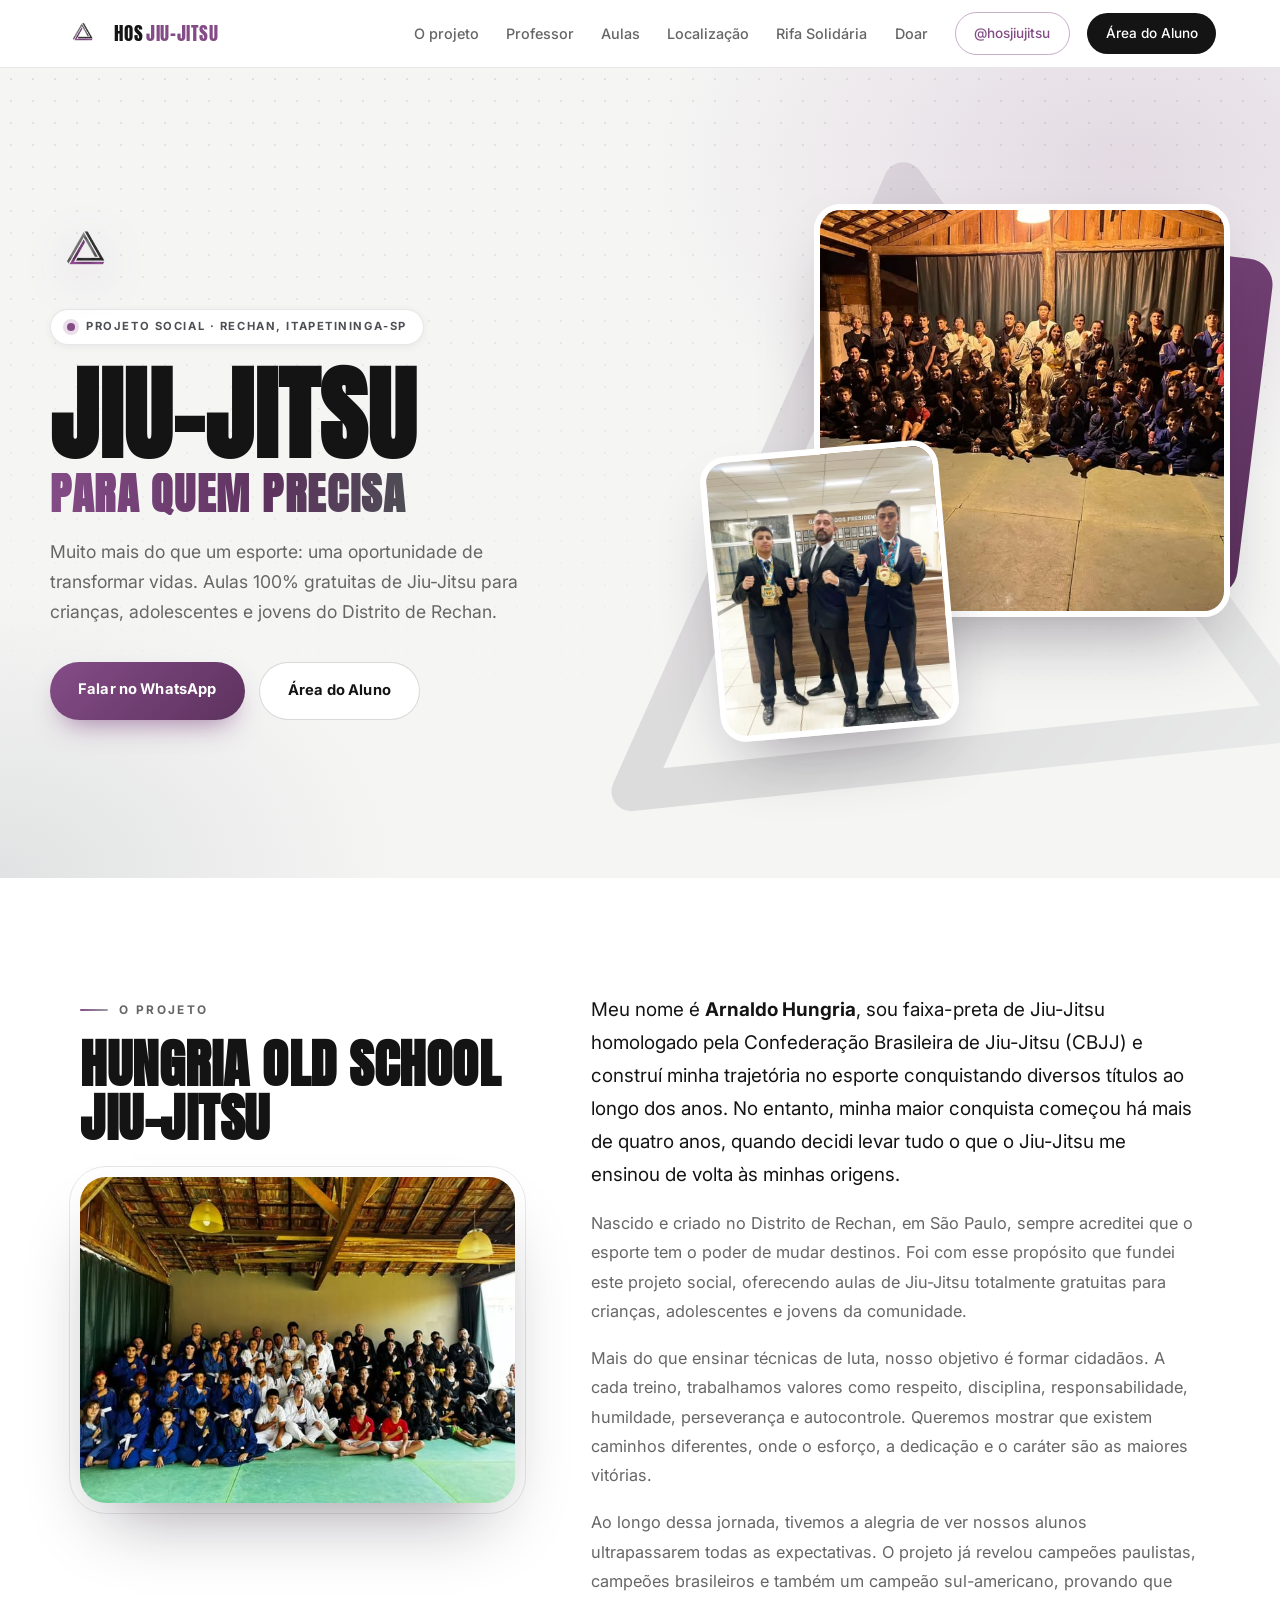
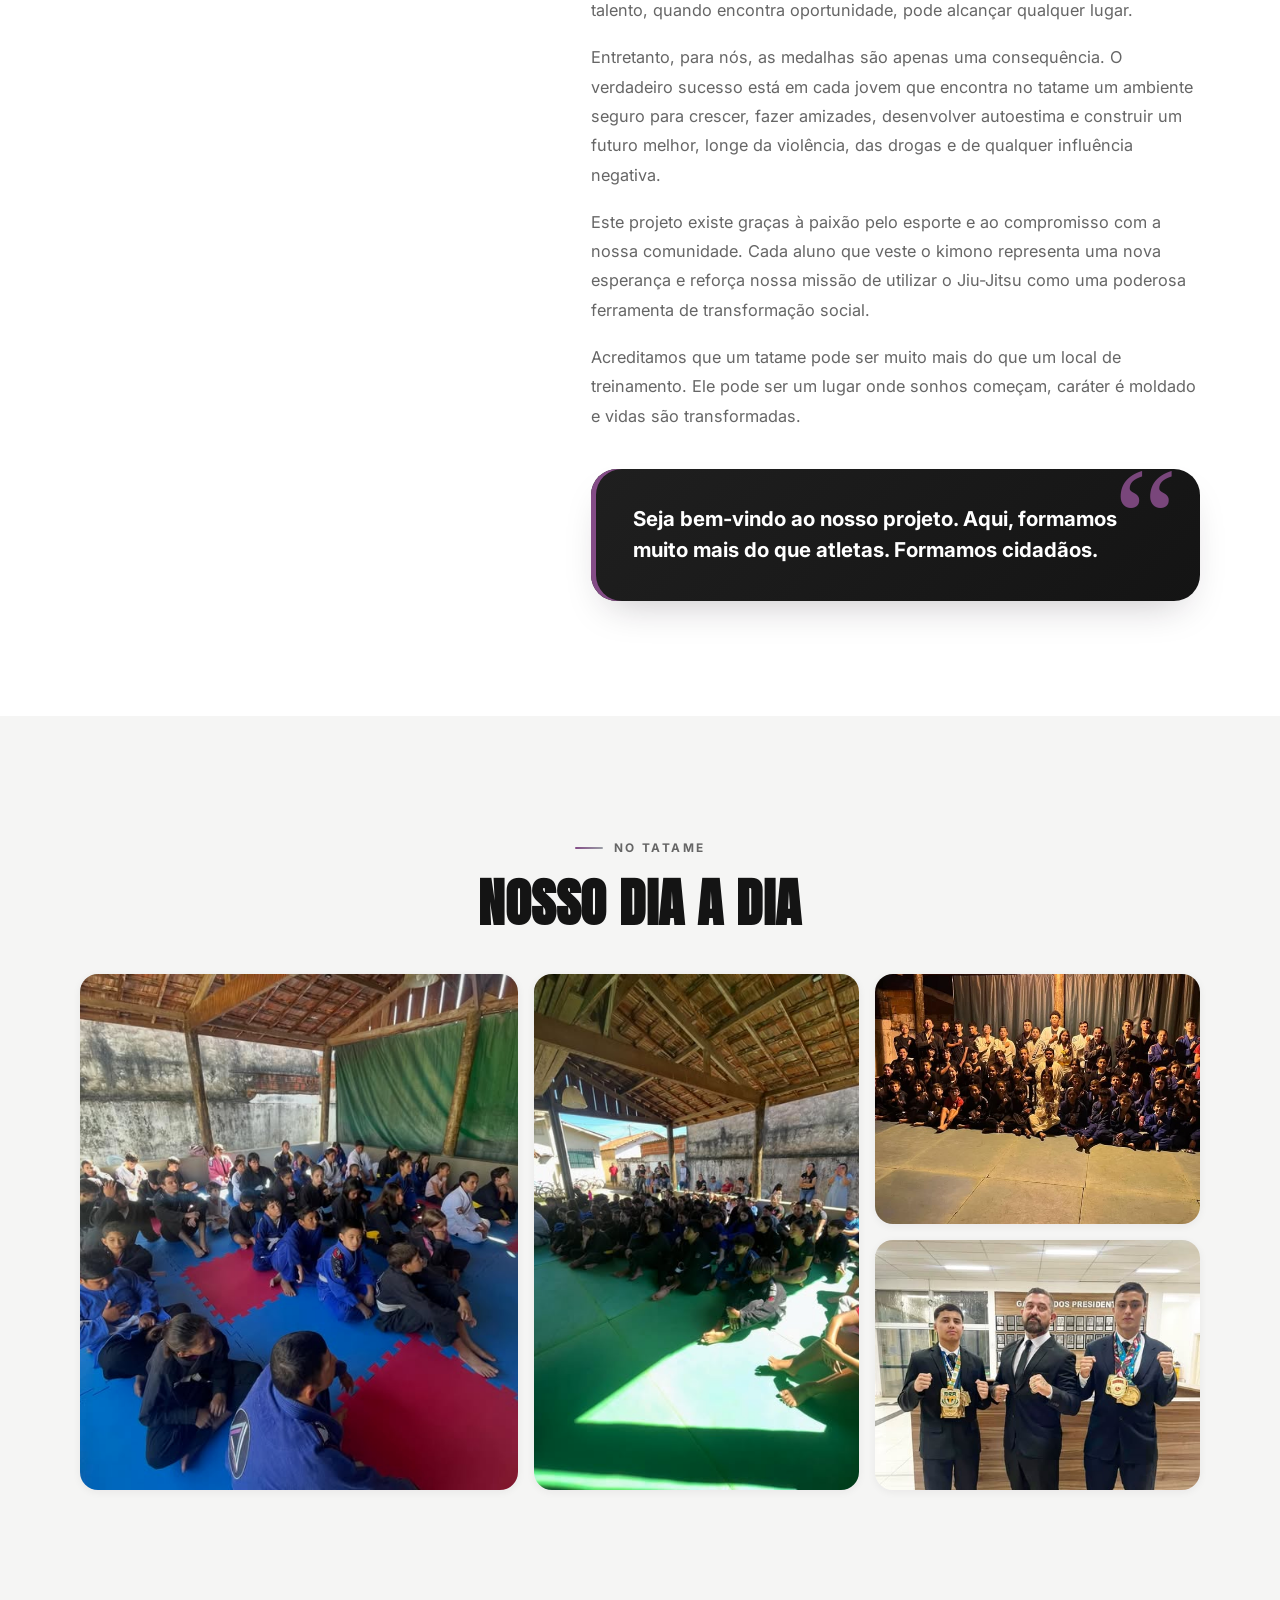
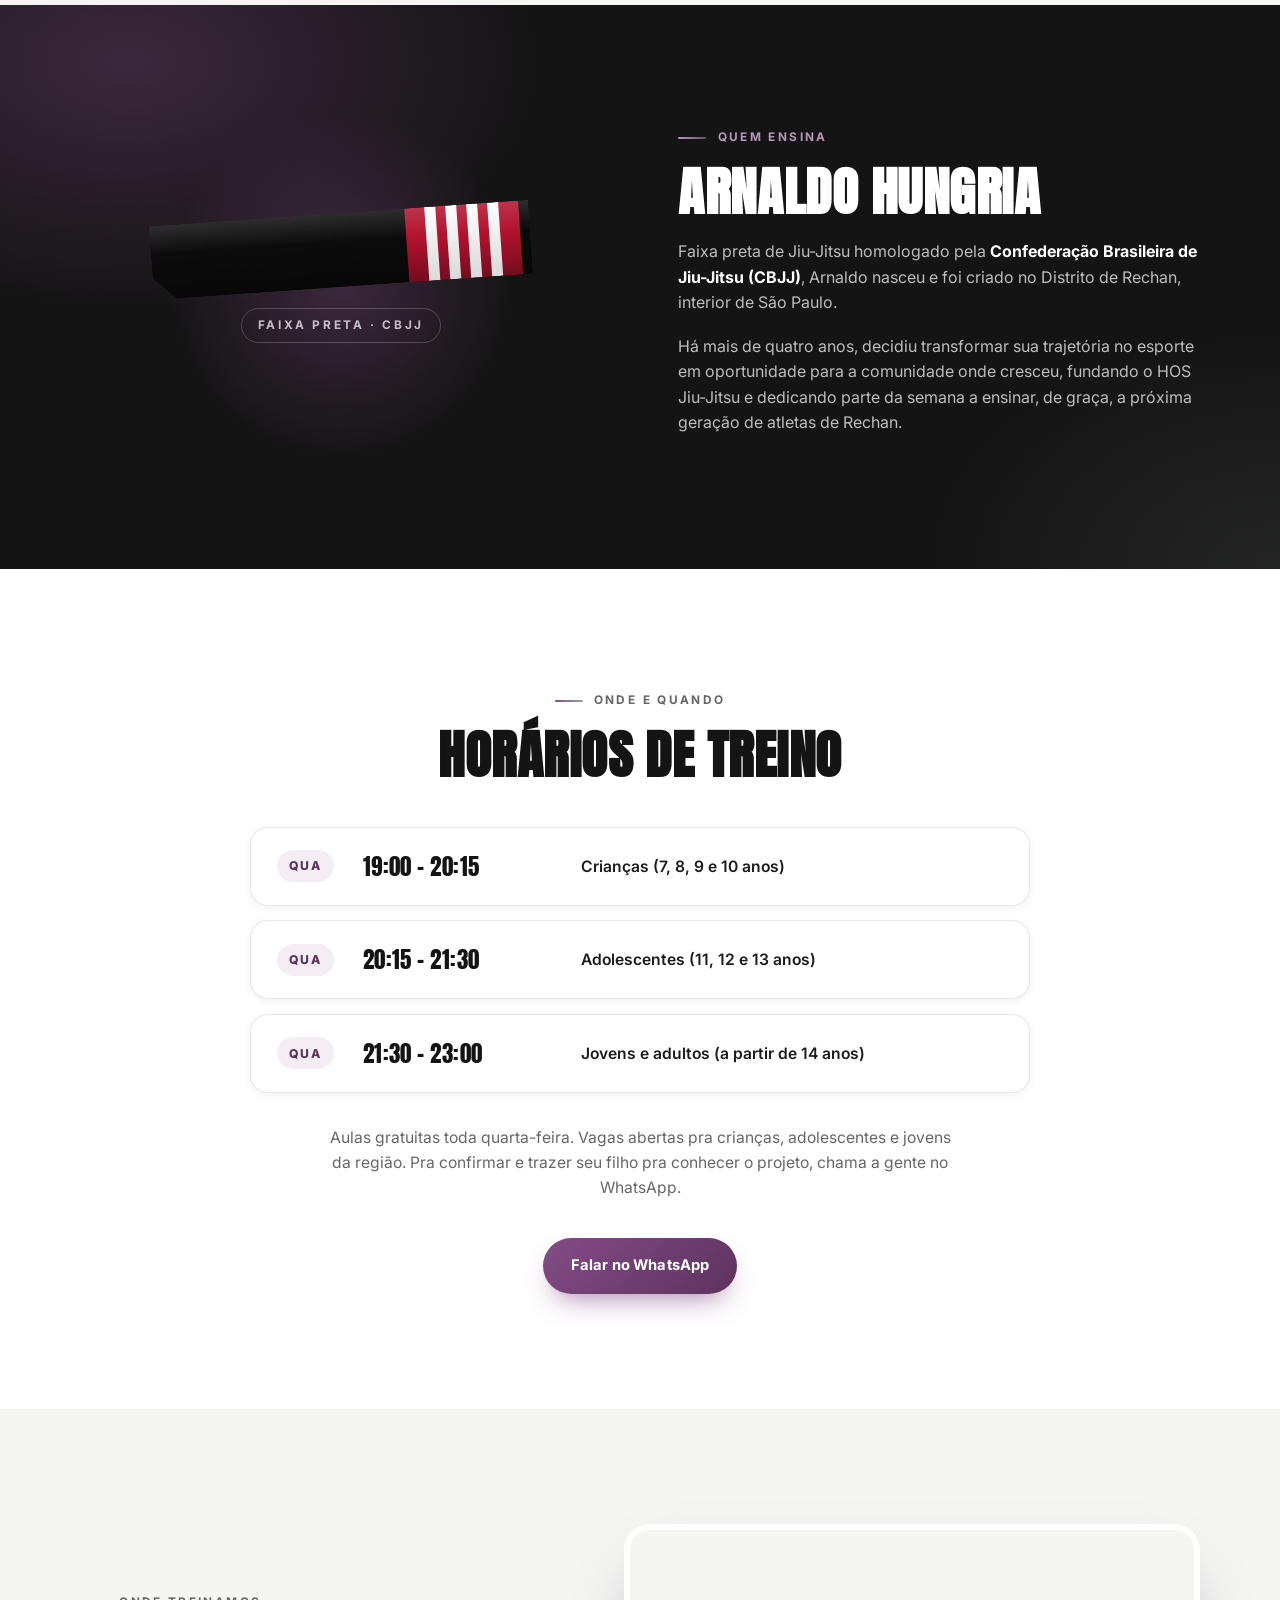
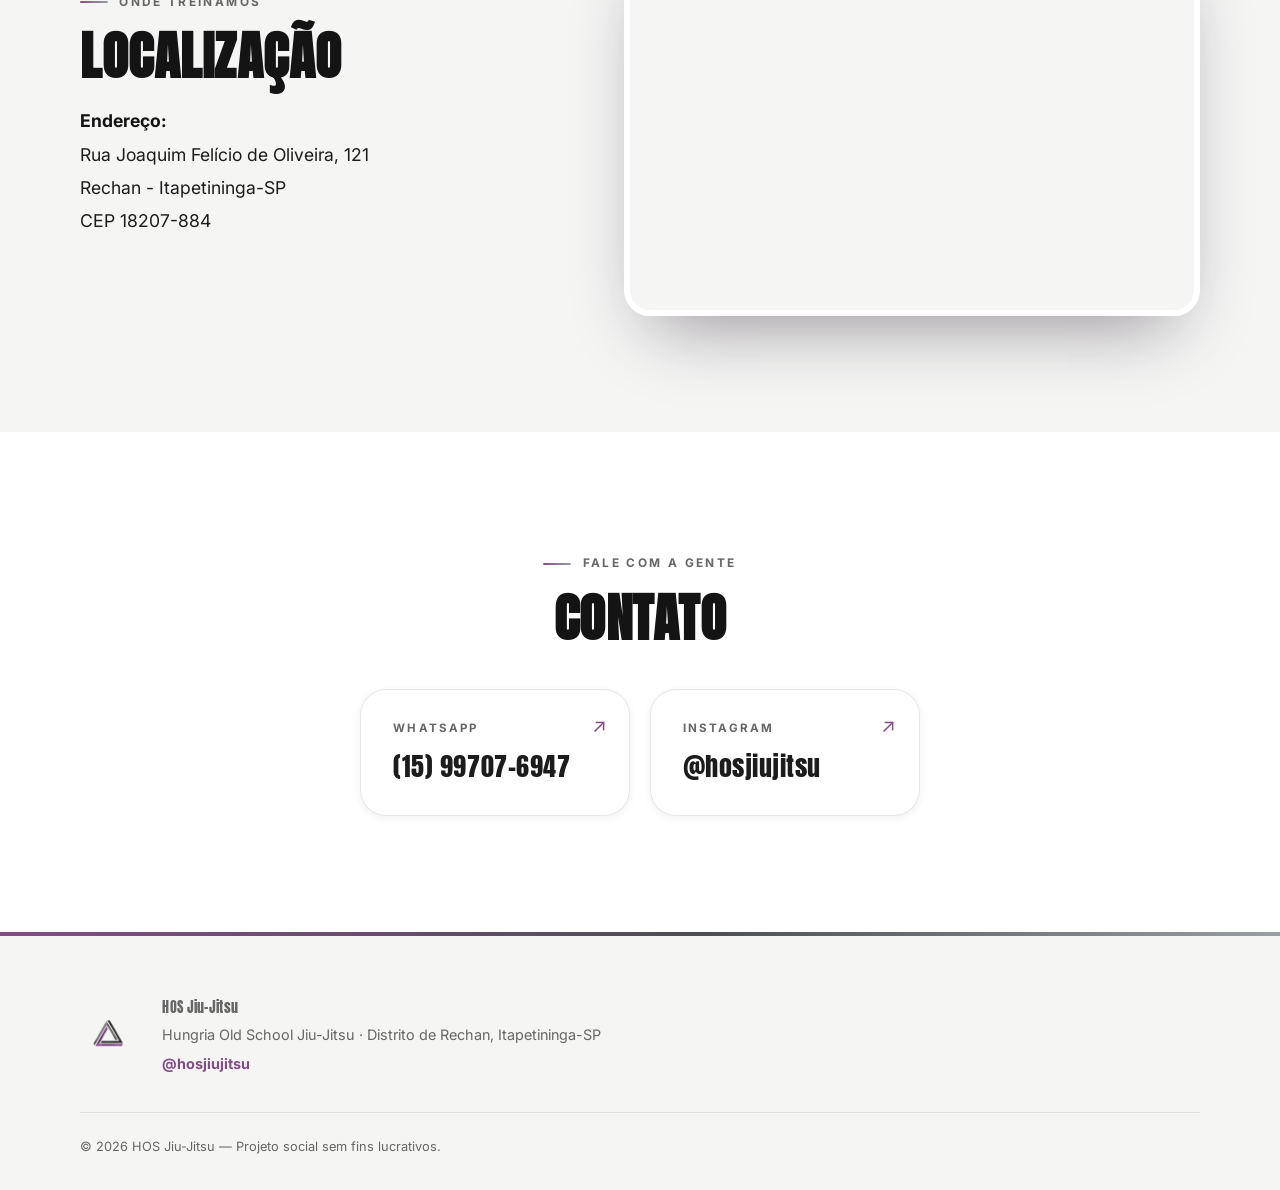
<file: index.html>
<!DOCTYPE html>
<html lang="pt-BR">
<head>
<meta charset="UTF-8">
<meta name="viewport" content="width=device-width, initial-scale=1.0">
<title>HOS Jiu-Jitsu — Hungria Old School | Rechan, Itapetininga-SP</title>
<meta name="description" content="Projeto social de Jiu-Jitsu gratuito para crianças, adolescentes e jovens no Distrito de Rechan, Itapetininga-SP. Aulas às quartas-feiras, com o faixa-preta Arnaldo Hungria.">

<link rel="icon" type="image/png" href="assets/logo.png">
<link rel="preconnect" href="https://fonts.googleapis.com">
<link rel="preconnect" href="https://fonts.gstatic.com" crossorigin>
<link href="https://fonts.googleapis.com/css2?family=Anton&family=Inter:wght@400;500;600;700;800&family=JetBrains+Mono:wght@400;500;700&display=swap" rel="stylesheet">
<link rel="stylesheet" href="style.css">
</head>
<body>

<header class="nav" id="nav">
  <div class="nav-inner">
    <a href="#topo" class="nav-brand">
      <img src="assets/logo.png" alt="HOS Jiu-Jitsu" class="nav-logo">
      <span class="nav-word">HOS<b>JIU-JITSU</b></span>
    </a>
    <nav class="nav-links" id="navLinks">
      <a href="#sobre">O projeto</a>
      <a href="#professor">Professor</a>
      <a href="#aulas">Aulas</a>
      <a href="#localizacao">Localização</a>
      <a href="rifa.html">Rifa Solidária</a>
      <a href="doar.html">Doar</a>
      <a href="https://instagram.com/hosjiujitsu" target="_blank" rel="noopener" class="nav-cta">@hosjiujitsu</a>
      <a href="app/login.html" class="nav-aluno">Área do Aluno</a>
    </nav>
    <button class="nav-toggle" id="navToggle" aria-label="Abrir menu">
      <span></span><span></span><span></span>
    </button>
  </div>
</header>

<main>

  <section class="hero" id="topo">
    <div class="hero-tri" aria-hidden="true">
      <svg viewBox="0 0 500 440" xmlns="http://www.w3.org/2000/svg">
        <path d="M250 30 L470 410 L30 410 Z" fill="none" stroke="url(#g1)" stroke-width="26" stroke-linejoin="round"/>
        <defs>
          <linearGradient id="g1" x1="0" y1="0" x2="1" y2="1">
            <stop offset="0%" stop-color="#844c87"/>
            <stop offset="55%" stop-color="#3a3a3f"/>
            <stop offset="100%" stop-color="#9a9ea5"/>
          </linearGradient>
        </defs>
      </svg>
    </div>

    <div class="hero-grid">
    <div class="hero-content">
      <img src="assets/logo.png" alt="Logo HOS Jiu-Jitsu" class="hero-logo">
      <p class="eyebrow">Projeto social &middot; Rechan, Itapetininga-SP</p>
      <h1>JIU-JITSU<br><span>PARA QUEM PRECISA</span></h1>
      <p class="hero-sub">Muito mais do que um esporte: uma oportunidade de transformar vidas. Aulas 100% gratuitas de Jiu-Jitsu para crianças, adolescentes e jovens do Distrito de Rechan.</p>
      <div class="hero-actions">
        <a href="https://wa.me/5515997076947" target="_blank" rel="noopener" class="btn btn-primary">Falar no WhatsApp</a>
        <a href="app/login.html" class="btn btn-ghost">Área do Aluno</a>
      </div>
    </div>

    <div class="hero-media" aria-hidden="true">
      <img src="assets/instagram/turma-04.webp" alt="" class="hero-foto hero-foto-a">
      <img src="assets/instagram/conquistas-01.webp" alt="" class="hero-foto hero-foto-b">
    </div>
    </div>
  </section>

  <section class="section manifesto" id="sobre">
    <div class="section-inner grid-2">
      <div class="section-head">
        <p class="eyebrow">O projeto</p>
        <h2>Hungria Old School<br>Jiu-Jitsu</h2>
        <img src="assets/instagram/turma-01.webp" alt="Turma do HOS Jiu-Jitsu reunida após o treino" class="manifesto-foto">
      </div>
      <div class="section-body">
        <p>Meu nome é <strong>Arnaldo Hungria</strong>, sou faixa-preta de Jiu-Jitsu homologado pela Confederação Brasileira de Jiu-Jitsu (CBJJ) e construí minha trajetória no esporte conquistando diversos títulos ao longo dos anos. No entanto, minha maior conquista começou há mais de quatro anos, quando decidi levar tudo o que o Jiu-Jitsu me ensinou de volta às minhas origens.</p>
        <p>Nascido e criado no Distrito de Rechan, em São Paulo, sempre acreditei que o esporte tem o poder de mudar destinos. Foi com esse propósito que fundei este projeto social, oferecendo aulas de Jiu-Jitsu totalmente gratuitas para crianças, adolescentes e jovens da comunidade.</p>
        <p>Mais do que ensinar técnicas de luta, nosso objetivo é formar cidadãos. A cada treino, trabalhamos valores como respeito, disciplina, responsabilidade, humildade, perseverança e autocontrole. Queremos mostrar que existem caminhos diferentes, onde o esforço, a dedicação e o caráter são as maiores vitórias.</p>
        <p>Ao longo dessa jornada, tivemos a alegria de ver nossos alunos ultrapassarem todas as expectativas. O projeto já revelou campeões paulistas, campeões brasileiros e também um campeão sul-americano, provando que talento, quando encontra oportunidade, pode alcançar qualquer lugar.</p>
        <p>Entretanto, para nós, as medalhas são apenas uma consequência. O verdadeiro sucesso está em cada jovem que encontra no tatame um ambiente seguro para crescer, fazer amizades, desenvolver autoestima e construir um futuro melhor, longe da violência, das drogas e de qualquer influência negativa.</p>
        <p>Este projeto existe graças à paixão pelo esporte e ao compromisso com a nossa comunidade. Cada aluno que veste o kimono representa uma nova esperança e reforça nossa missão de utilizar o Jiu-Jitsu como uma poderosa ferramenta de transformação social.</p>
        <p>Acreditamos que um tatame pode ser muito mais do que um local de treinamento. Ele pode ser um lugar onde sonhos começam, caráter é moldado e vidas são transformadas.</p>
        <div class="quote-block">
          <p>Seja bem-vindo ao nosso projeto. Aqui, formamos muito mais do que atletas. Formamos cidadãos.</p>
        </div>
      </div>
    </div>
  </section>

  <section id="galeria" class="section section-alt">
    <div class="section-inner">
      <div class="section-head center">
        <p class="eyebrow">No tatame</p>
        <h2>Nosso dia a dia</h2>
      </div>
      <div class="gallery-grid">
        <img src="assets/instagram/turma-02.jpg" alt="Turma do HOS Jiu-Jitsu sentada no tatame durante o treino">
        <img src="assets/instagram/turma-03.jpg" alt="Aula do HOS Jiu-Jitsu ao ar livre">
        <img src="assets/instagram/turma-04.webp" alt="Turma reunida durante treino noturno">
        <img src="assets/instagram/conquistas-01.webp" alt="Alunos do HOS Jiu-Jitsu com medalhas de campeonato">
      </div>
    </div>
  </section>

  <section class="section section-dark" id="professor">
    <div class="section-inner grid-2 reverse">
      <div class="belt-block">
        <div class="belt" aria-hidden="true">
          <span class="stripe"></span><span class="stripe"></span><span class="stripe"></span><span class="stripe"></span>
        </div>
        <p class="belt-label">FAIXA PRETA &middot; CBJJ</p>
      </div>
      <div>
        <p class="eyebrow">Quem ensina</p>
        <h2>Arnaldo Hungria</h2>
        <p>Faixa preta de Jiu-Jitsu homologado pela <strong>Confederação Brasileira de Jiu-Jitsu (CBJJ)</strong>, Arnaldo nasceu e foi criado no Distrito de Rechan, interior de São Paulo.</p>
        <p>Há mais de quatro anos, decidiu transformar sua trajetória no esporte em oportunidade para a comunidade onde cresceu, fundando o HOS Jiu-Jitsu e dedicando parte da semana a ensinar, de graça, a próxima geração de atletas de Rechan.</p>
      </div>
    </div>
  </section>

  <section class="section" id="aulas">
    <div class="section-inner">
      <div class="section-head center">
        <p class="eyebrow">Onde e quando</p>
        <h2>Horários de treino</h2>
      </div>
      <div class="schedule-card">
        <div class="schedule-row">
          <span class="schedule-day">QUA</span>
          <span class="schedule-time">19:00 – 20:15</span>
          <span class="schedule-place">Crianças (7, 8, 9 e 10 anos)</span>
        </div>
        <div class="schedule-row">
          <span class="schedule-day">QUA</span>
          <span class="schedule-time">20:15 – 21:30</span>
          <span class="schedule-place">Adolescentes (11, 12 e 13 anos)</span>
        </div>
        <div class="schedule-row">
          <span class="schedule-day">QUA</span>
          <span class="schedule-time">21:30 – 23:00</span>
          <span class="schedule-place">Jovens e adultos (a partir de 14 anos)</span>
        </div>
      </div>
      <p class="schedule-note">Aulas gratuitas toda quarta-feira. Vagas abertas pra crianças, adolescentes e jovens da região. Pra confirmar e trazer seu filho pra conhecer o projeto, chama a gente no WhatsApp.</p>
      <div class="hero-actions center">
        <a href="https://wa.me/5515997076947" target="_blank" rel="noopener" class="btn btn-primary">Falar no WhatsApp</a>
      </div>
    </div>
  </section>

  <section id="localizacao" class="section section-alt">
    <div class="section-inner location-inner">
      <div>
        <p class="eyebrow">Onde treinamos</p>
        <h2>Localização</h2>
        <p><strong>Endereço:</strong><br>
        Rua Joaquim Felício de Oliveira, 121<br>
        Rechan - Itapetininga-SP<br>
        CEP 18207-884</p>
      </div>
      <div class="map-wrap">
        <iframe
          title="Mapa do HOS Jiu-Jitsu"
          src="https://www.google.com/maps?q=-23.59849,-48.316588&output=embed"
          loading="lazy"
          referrerpolicy="no-referrer-when-downgrade">
        </iframe>
      </div>
    </div>
  </section>

  <section id="contato" class="section">
    <div class="section-inner">
      <div class="section-head center">
        <p class="eyebrow">Fale com a gente</p>
        <h2>Contato</h2>
      </div>
      <div class="contact-cards">
        <a href="https://wa.me/5515997076947" target="_blank" rel="noopener" class="contact-card">
          <span class="card-label">WhatsApp</span>
          <span class="card-value">(15) 99707-6947</span>
        </a>
        <a href="https://instagram.com/hosjiujitsu" target="_blank" rel="noopener" class="contact-card">
          <span class="card-label">Instagram</span>
          <span class="card-value">@hosjiujitsu</span>
        </a>
      </div>
    </div>
  </section>

</main>

<footer class="footer">
  <div class="footer-inner">
    <img src="assets/logo.png" alt="HOS Jiu-Jitsu" class="footer-logo">
    <div class="footer-text">
      <p class="footer-title">HOS Jiu-Jitsu</p>
      <p>Hungria Old School Jiu-Jitsu &middot; Distrito de Rechan, Itapetininga-SP</p>
      <a href="https://instagram.com/hosjiujitsu" target="_blank" rel="noopener">@hosjiujitsu</a>
    </div>
  </div>
  <p class="footer-copy">&copy; <span id="year"></span> HOS Jiu-Jitsu &mdash; Projeto social sem fins lucrativos.</p>
</footer>

<script src="script.js"></script>
</body>
</html>
</file>
<file: style.css>
/* ===== Tokens =====
   app/admin-rifa.html também carrega este arquivo (antes do app/app.css) por causa da cartela
   da rifa. Não mudar o significado dos tokens antigos; criar nomes novos. */
:root{
  --bg:#ffffff;
  --bg-alt:#f5f5f4;
  --surface:#ffffff;
  --line: rgba(20,20,20,0.10);
  --text:#1c1c1c;
  --text-dim:#666666;
  --purple:#844c87;
  --purple-deep:#5d325e;
  --purple-light:#b897b9;
  --purple-dark:#1c1c1c;
  --steel:#9a9ea5;
  --steel-dark:#4d4f54;
  --display: "Anton", Impact, sans-serif;
  --body: "Inter", -apple-system, sans-serif;
  --mono: "JetBrains Mono", monospace;

  /* Redesign 26/09/2026 */
  --ink:#141414;
  --purple-tint:#f4edf4;
  --radius:18px;
  --radius-lg:26px;
  --shadow-sm:0 2px 8px rgba(28,18,33,.06);
  --shadow:0 18px 40px -18px rgba(28,18,33,.28);
  --shadow-lg:0 34px 70px -28px rgba(28,18,33,.45);
  --ease:cubic-bezier(.2,.7,.2,1);
}

*{box-sizing:border-box; margin:0; padding:0;}

html{scroll-behavior:smooth; scroll-padding-top:80px;}

body{
  background:var(--bg);
  color:var(--text);
  font-family:var(--body);
  line-height:1.6;
  overflow-x:hidden;
  -webkit-font-smoothing:antialiased;
}

img{max-width:100%; display:block;}
a{color:inherit; text-decoration:none;}
::selection{background:var(--purple); color:#fff;}

.eyebrow{
  display:inline-flex; align-items:center; gap:.7rem;
  font-family:var(--body);
  font-size:.74rem;
  font-weight:700;
  letter-spacing:.2em;
  text-transform:uppercase;
  color:var(--purple);
  margin-bottom:1rem;
}
.eyebrow::before{
  content:""; width:28px; height:2px; border-radius:2px;
  background:linear-gradient(90deg, var(--purple), var(--steel));
}

h1,h2,h3{
  font-family:var(--display);
  text-transform:uppercase;
  letter-spacing:.01em;
  line-height:1.02;
}

/* ===== Nav (claro, como o fundo branco real do logo) ===== */
.nav{
  position:sticky; top:0; z-index:50;
  background:rgba(255,255,255,0.82);
  -webkit-backdrop-filter:saturate(180%) blur(14px);
  backdrop-filter:saturate(180%) blur(14px);
  border-bottom:1px solid var(--line);
}
.nav-inner{
  max-width:1200px; margin:0 auto; padding:.75rem 1.5rem;
  display:flex; align-items:center; justify-content:space-between;
}
.nav-brand{display:flex; align-items:center; gap:.65rem;}
.nav-logo{width:40px; height:40px; object-fit:contain; transition:transform .4s var(--ease);}
.nav-brand:hover .nav-logo{transform:rotate(-8deg) scale(1.05);}
.nav-word{font-family:var(--display); font-size:1.18rem; letter-spacing:.03em; color:var(--ink);}
.nav-word b{color:var(--purple); font-weight:400; margin-left:.2rem;}
.nav-links{display:flex; align-items:center; gap:1.7rem;}
.nav-links a{position:relative; font-size:.9rem; font-weight:500; color:var(--text-dim); transition:color .2s;}
.nav-links a:hover{color:var(--ink);}
.nav-links a:not(.nav-cta):not(.nav-aluno)::after{
  content:""; position:absolute; left:0; right:0; bottom:-6px; height:2px; border-radius:2px;
  background:var(--purple); transform:scaleX(0); transform-origin:left; transition:transform .25s var(--ease);
}
.nav-links a:not(.nav-cta):not(.nav-aluno):hover::after{transform:scaleX(1);}
.nav-cta, .nav-aluno{
  font-size:.85rem !important; font-weight:700;
  padding:.6rem 1.15rem; border-radius:999px;
  transition:background .2s, color .2s, box-shadow .2s, transform .2s;
}
.nav-cta{color:var(--purple) !important; border:1.5px solid rgba(132,76,135,.45);}
.nav-cta:hover{background:var(--purple-tint); border-color:var(--purple);}
.nav-aluno{color:#fff !important; background:var(--ink); margin-left:-.6rem;}
.nav-aluno:hover{background:var(--purple); box-shadow:0 8px 20px -8px rgba(132,76,135,.8); transform:translateY(-1px);}
.nav-toggle{display:none; flex-direction:column; gap:5px; background:none; border:none; cursor:pointer; padding:.5rem;}
.nav-toggle span{width:22px; height:2px; border-radius:2px; background:var(--ink);}

/* ===== Hero ===== */
.hero{
  position:relative;
  min-height:min(90vh, 880px);
  display:flex; flex-direction:column; align-items:center; justify-content:center;
  padding:5rem 1.5rem 5.5rem;
  overflow:hidden;
  background:
    radial-gradient(760px 520px at 88% 12%, rgba(132,76,135,.16), transparent 62%),
    radial-gradient(640px 460px at 0% 100%, rgba(154,158,165,.22), transparent 62%),
    var(--bg-alt);
}
.hero::before{
  content:""; position:absolute; inset:0; z-index:0; pointer-events:none;
  background-image:radial-gradient(rgba(20,20,20,.09) 1px, transparent 1px);
  background-size:22px 22px;
  -webkit-mask-image:linear-gradient(180deg, #000 0%, transparent 85%);
  mask-image:linear-gradient(180deg, #000 0%, transparent 85%);
}
.hero-tri{
  position:absolute; top:50%; left:73%;
  width:min(760px, 120vw);
  transform:translate(-50%,-50%) rotate(-6deg);
  opacity:.13;
  z-index:0;
  pointer-events:none;
}
.hero-grid{
  position:relative; z-index:2;
  width:100%; max-width:1180px;
  display:grid; grid-template-columns:1.05fr .95fr; gap:clamp(2.5rem, 5vw, 5rem);
  align-items:center;
}
.hero-content{position:relative; z-index:2; max-width:600px; display:flex; flex-direction:column; align-items:flex-start; text-align:left;}
.hero-logo{width:76px; height:auto; margin-bottom:1.5rem; filter:drop-shadow(0 10px 22px rgba(132,76,135,.28));}
.hero .eyebrow{
  background:#fff; border:1px solid var(--line); border-radius:999px;
  padding:.5rem 1rem; box-shadow:var(--shadow-sm); letter-spacing:.14em; font-size:.7rem;
  color:var(--steel-dark); margin-bottom:1.4rem;
}
.hero .eyebrow::before{width:8px; height:8px; border-radius:50%; background:var(--purple); box-shadow:0 0 0 4px rgba(132,76,135,.18);}
.hero h1{font-size:clamp(3.2rem, 8.4vw, 6.4rem); line-height:.95; margin-bottom:1.4rem; color:var(--ink);}
.hero h1 span{
  display:block;
  background:linear-gradient(90deg, var(--purple) 0%, var(--purple-deep) 60%, var(--steel-dark) 100%);
  -webkit-background-clip:text; background-clip:text; color:transparent;
  font-size:clamp(1.7rem, 3.8vw, 2.75rem);
  letter-spacing:.035em;
  margin-top:.55rem;
}
.hero-sub{color:var(--text-dim); font-size:1.1rem; line-height:1.7; max-width:520px; margin:0 0 2.2rem;}
.hero-actions{display:flex; gap:.9rem; flex-wrap:wrap;}
.hero-actions.center{justify-content:center; margin-top:2.4rem;}

.hero-media{position:relative; isolation:isolate; width:100%; max-width:520px; aspect-ratio:1/1.02; justify-self:end;}
.hero-media::before{
  content:""; position:absolute; z-index:-1; top:7%; right:-5%; width:62%; height:64%;
  border-radius:var(--radius-lg);
  background:linear-gradient(135deg, var(--purple), var(--purple-deep));
  transform:rotate(7deg);
}
.hero-foto{
  position:absolute; object-fit:cover; border-radius:var(--radius-lg);
  border:6px solid #fff; box-shadow:var(--shadow-lg);
  transition:transform .6s var(--ease);
}
.hero-foto-a{top:0; right:0; width:80%; height:78%;}
.hero-foto-b{bottom:0; left:0; width:46%; height:54%; transform:rotate(-5deg); object-position:center 20%;}
.hero-media:hover .hero-foto-a{transform:translateY(-6px);}
.hero-media:hover .hero-foto-b{transform:rotate(-2deg) translateY(-4px);}

/* ===== Botões ===== */
.btn{
  font-family:var(--body); font-size:.92rem; font-weight:700; letter-spacing:.01em;
  padding:1rem 1.75rem; border-radius:999px; transition:all .25s var(--ease); display:inline-block;
  text-align:center;
}
.btn-primary{
  background:linear-gradient(135deg, var(--purple), var(--purple-deep)); color:#fff;
  box-shadow:0 14px 28px -12px rgba(132,76,135,.75);
}
.btn-primary:hover{transform:translateY(-2px); box-shadow:0 18px 34px -12px rgba(132,76,135,.9);}
.btn-ghost{border:1.5px solid rgba(20,20,20,.16); background:#fff; color:var(--ink);}
.btn-ghost:hover{border-color:var(--ink); transform:translateY(-2px); box-shadow:var(--shadow);}

/* ===== Seções ===== */
.section{padding:clamp(4.5rem, 9vw, 7.5rem) 1.5rem; position:relative;}
.section-alt{background:var(--bg-alt);}
.section-inner{max-width:1120px; margin:0 auto;}
.section-head{margin-bottom:2.8rem;}
.section-head.center{text-align:center;}
.section-head h2{font-size:clamp(2.1rem,4.6vw,3.3rem);}
.section-body p{color:var(--text-dim); margin-bottom:1.15rem; max-width:600px; font-size:1.02rem; line-height:1.8;}
.section h2{font-size:clamp(2.1rem,4.6vw,3.3rem); margin-bottom:1.3rem; color:var(--ink);}
.section p{color:var(--text-dim); margin-bottom:1.1rem; max-width:640px;}
.section strong{color:var(--ink);}

.grid-2{display:grid; grid-template-columns:1fr 1fr; gap:clamp(2.5rem, 6vw, 5rem); align-items:start;}
.grid-2.reverse{align-items:center;}

/* Seção escura (Professor) */
.section-dark{
  background:
    radial-gradient(700px 420px at 10% 10%, rgba(132,76,135,.35), transparent 60%),
    radial-gradient(600px 400px at 100% 100%, rgba(154,158,165,.12), transparent 60%),
    var(--ink);
  color:#fff;
  overflow:hidden;
}
.section-dark h2{color:#fff;}
.section-dark p{color:rgba(255,255,255,.72);}
.section-dark strong{color:#fff;}
.section-dark .eyebrow{color:var(--purple-light);}
.section-dark .eyebrow::before{background:linear-gradient(90deg, var(--purple-light), rgba(255,255,255,.3));}

/* ===== Manifesto (O projeto) ===== */
.manifesto .section-inner{grid-template-columns:5fr 7fr;}
.manifesto .section-head{position:sticky; top:100px;}
.manifesto-foto{
  margin-top:2rem; width:100%;
  border-radius:var(--radius-lg);
  box-shadow:var(--shadow-lg);
  outline:1px solid var(--line); outline-offset:10px;
}
.manifesto p{max-width:640px;}
.manifesto .section-body > p:first-child{font-size:1.18rem; line-height:1.75; color:var(--ink);}
.manifesto .quote-block{
  position:relative; overflow:hidden;
  margin-top:2.4rem;
  padding:2.2rem 2.4rem 2.2rem 2.6rem;
  border-radius:var(--radius-lg);
  background:linear-gradient(135deg, #1f1f1f, var(--ink));
  box-shadow:inset 5px 0 0 var(--purple), var(--shadow);
  max-width:640px;
}
.manifesto .quote-block::before{
  content:"\201C"; position:absolute; top:-1.4rem; right:1.4rem;
  font-family:Georgia, "Times New Roman", serif; font-size:9rem; line-height:1; color:var(--purple); opacity:.9;
}
.manifesto .quote-block p{
  position:relative;
  color:#fff;
  font-weight:700;
  font-size:1.28rem;
  line-height:1.5;
  margin:0;
  max-width:none;
}

/* ===== Galeria ===== */
.gallery-grid{
  display:grid;
  grid-template-columns:1.35fr 1fr 1fr;
  grid-auto-rows:250px;
  gap:1rem;
}
.gallery-grid img{
  width:100%; height:100%; object-fit:cover;
  border-radius:var(--radius);
  box-shadow:var(--shadow-sm);
  transition:transform .5s var(--ease), box-shadow .5s var(--ease), filter .5s;
  filter:saturate(1.05);
}
.gallery-grid img:hover{transform:translateY(-6px); box-shadow:var(--shadow-lg); filter:saturate(1.2);}
.gallery-grid img:nth-child(1){grid-row:span 2;}
.gallery-grid img:nth-child(2){grid-row:span 2;}
.gallery-grid img:nth-child(4){object-position:center 22%;}

/* ===== Faixa preta ===== */
.belt-block{
  position:relative; display:flex; flex-direction:column; align-items:center; gap:1.3rem;
  padding:3.5rem 1.5rem;
}
.belt-block::before{
  content:""; position:absolute; inset:0; margin:auto; width:min(380px, 90%); aspect-ratio:1;
  border-radius:50%;
  background:radial-gradient(circle, rgba(132,76,135,.35), transparent 65%);
  z-index:0;
}
.belt{
  position:relative; z-index:1;
  width:100%; max-width:380px; height:74px;
  background:
    linear-gradient(180deg, rgba(255,255,255,.14) 0%, rgba(255,255,255,0) 40%, rgba(0,0,0,.35) 100%),
    linear-gradient(90deg, #0b0b0b 0, #0b0b0b calc(100% - 124px), #b3122e calc(100% - 124px), #b3122e calc(100% - 10px), #0b0b0b calc(100% - 10px));
  display:flex; align-items:center; justify-content:flex-end; gap:10px;
  padding-right:30px;
  clip-path: polygon(0 0, 100% 0, 100% 100%, 6% 100%, 0 70%);
  filter:drop-shadow(0 18px 30px rgba(0,0,0,.55));
  transform:rotate(-4deg);
}
.belt .stripe{width:11px; height:100%; background:linear-gradient(180deg,#fff,#d9d9d9);}
.belt-label{
  position:relative; z-index:1;
  font-family:var(--body); font-weight:700; font-size:.74rem; letter-spacing:.22em;
  color:rgba(255,255,255,.85);
  border:1px solid rgba(255,255,255,.2); border-radius:999px; padding:.45rem 1rem;
}

/* ===== Horários ===== */
.schedule-card{
  max-width:780px; margin:0 auto 2rem;
  display:grid; gap:.9rem;
}
.schedule-row{
  display:grid; grid-template-columns:78px 210px 1fr;
  align-items:center; gap:.5rem;
  padding:1.25rem 1.6rem;
  background:var(--surface);
  border:1px solid var(--line);
  border-radius:var(--radius);
  box-shadow:var(--shadow-sm);
  transition:transform .3s var(--ease), box-shadow .3s var(--ease), border-color .3s;
}
.schedule-row:hover{transform:translateY(-3px); box-shadow:var(--shadow); border-color:rgba(132,76,135,.35);}
.schedule-day{
  justify-self:start;
  font-size:.76rem; font-weight:800; letter-spacing:.14em;
  color:var(--purple-deep); background:var(--purple-tint);
  padding:.4rem .75rem; border-radius:999px;
}
.schedule-time{font-family:var(--display); font-size:1.45rem; letter-spacing:.02em; color:var(--ink);}
.schedule-place{font-size:.98rem; font-weight:600; color:var(--text);}
.schedule-note{text-align:center; max-width:580px; margin:0 auto; color:var(--text-dim); font-size:.98rem;}

/* ===== Localização ===== */
.location-inner{display:grid; grid-template-columns:1fr 1.2fr; gap:clamp(2.5rem, 5vw, 4rem); align-items:center;}
.location-inner p:not(.eyebrow){font-size:1.1rem; line-height:1.9; color:var(--text);}
.map-wrap{
  border-radius:var(--radius-lg); overflow:hidden;
  border:6px solid #fff; box-shadow:var(--shadow-lg);
}
.map-wrap iframe{width:100%; height:380px; border:0; display:block;}

/* ===== Contato ===== */
.contact-cards{display:flex; gap:1.2rem; flex-wrap:wrap; justify-content:center;}
.contact-card{
  position:relative; overflow:hidden;
  min-width:270px;
  background:var(--surface);
  border:1px solid var(--line);
  border-radius:var(--radius-lg);
  box-shadow:var(--shadow-sm);
  padding:1.8rem 2rem;
  transition:transform .3s var(--ease), box-shadow .3s var(--ease), background .3s, color .3s;
}
.contact-card::after{
  content:"\2197"; position:absolute; top:1.2rem; right:1.4rem;
  font-size:1.2rem; color:var(--purple); transition:transform .3s var(--ease), color .3s;
}
.contact-card:hover{
  transform:translateY(-6px); box-shadow:var(--shadow-lg);
  background:linear-gradient(135deg, var(--purple), var(--purple-deep)); color:#fff;
}
.contact-card:hover::after{color:#fff; transform:translate(3px,-3px);}
.contact-card .card-label{font-size:.72rem; font-weight:700; letter-spacing:.18em; text-transform:uppercase; color:var(--text-dim); display:block; margin-bottom:.5rem; transition:color .3s;}
.contact-card:hover .card-label{color:rgba(255,255,255,.75);}
.contact-card .card-value{font-family:var(--display); font-size:1.6rem; letter-spacing:.02em;}

/* ===== Rifa / Doação ===== */
.rifa-hero{
  padding-bottom:3rem;
  background:
    radial-gradient(700px 420px at 90% 0%, rgba(132,76,135,.12), transparent 62%),
    radial-gradient(600px 380px at 0% 100%, rgba(154,158,165,.16), transparent 62%),
    var(--bg);
}
.rifa-hero .section-head{max-width:760px; margin-left:auto; margin-right:auto; margin-bottom:0;}
.rifa-title{font-size:clamp(2.4rem,7vw,4.4rem); line-height:.98; margin-bottom:1.6rem; color:var(--ink);}
.rifa-title span{
  display:block;
  background:linear-gradient(90deg, var(--purple), var(--purple-deep) 60%, var(--steel-dark));
  -webkit-background-clip:text; background-clip:text; color:transparent;
  font-size:clamp(1.3rem, 3.4vw, 2.1rem);
  letter-spacing:.035em;
  margin-top:.5rem;
}
.rifa-sub{max-width:640px; margin:0 auto .9rem; text-align:center; color:var(--text-dim); font-size:1.02rem; line-height:1.75;}
.rifa-title + .rifa-sub:not(:last-child){
  background:#fff; border:1px solid rgba(132,76,135,.25);
  border-radius:var(--radius); box-shadow:var(--shadow);
  padding:1.2rem 1.5rem; margin-bottom:1.8rem; color:var(--text);
}
.rifa-info-pratica{
  display:inline-block;
  font-family:var(--body); font-weight:600; font-size:.9rem; color:#fff !important;
  background:var(--ink); border-radius:999px; padding:.7rem 1.4rem; margin-top:1.2rem;
  box-shadow:var(--shadow);
}
.rifa-info-pratica strong{color:var(--purple-light);}

.rifa-legenda{
  display:flex; flex-wrap:wrap; gap:.6rem; justify-content:center;
  margin-bottom:2rem; font-size:.82rem; font-weight:600; color:var(--text-dim);
}
.rifa-legenda span{
  display:flex; align-items:center; gap:.5rem;
  background:#fff; border:1px solid var(--line); border-radius:999px; padding:.45rem .9rem;
}
.rifa-dot{width:14px; height:14px; border-radius:5px; display:inline-block;}
.rifa-dot.disponivel{background:#fff; border:1.5px solid rgba(20,20,20,.2);}
.rifa-dot.selecionado{background:var(--purple);}
.rifa-dot.reservado{background:repeating-linear-gradient(135deg, #e4e4e6 0 3px, #cfd0d4 3px 6px);}
.rifa-dot.pago{background:var(--ink);}

.rifa-grid{
  display:grid;
  grid-template-columns:repeat(auto-fill, minmax(52px, 1fr));
  gap:.5rem;
  max-width:960px; margin:0 auto 2.5rem;
}
.rifa-numero{
  aspect-ratio:1; border:1px solid rgba(20,20,20,.12); background:#fff; color:var(--text);
  font-family:var(--mono); font-size:.8rem; font-weight:700; border-radius:10px;
  cursor:pointer; transition:transform .15s var(--ease), box-shadow .15s, border-color .15s, background .15s;
  box-shadow:0 1px 2px rgba(28,18,33,.05);
}
.rifa-numero:hover{border-color:var(--purple); color:var(--purple-deep); transform:translateY(-2px); box-shadow:0 8px 16px -8px rgba(132,76,135,.6);}
.rifa-numero.selecionado{
  background:linear-gradient(135deg, var(--purple), var(--purple-deep)); color:#fff; border-color:transparent;
  box-shadow:0 10px 20px -8px rgba(132,76,135,.85); transform:translateY(-2px);
}
.rifa-numero.reservado{
  background:repeating-linear-gradient(135deg, #f0f0f1 0 5px, #e4e4e6 5px 10px);
  color:var(--steel); border-color:transparent; cursor:not-allowed; transform:none; box-shadow:none;
}
.rifa-numero.pago{
  background:var(--ink); color:rgba(255,255,255,.4); border-color:var(--ink);
  cursor:not-allowed; transform:none; box-shadow:none;
}

.rifa-resumo{
  position:sticky; bottom:16px; z-index:10;
  max-width:560px; margin:0 auto 2rem;
  background:rgba(20,20,20,.92); color:#fff;
  -webkit-backdrop-filter:blur(10px); backdrop-filter:blur(10px);
  border-radius:999px; padding:1rem 1.8rem;
  box-shadow:var(--shadow-lg);
  border:1px solid rgba(255,255,255,.08);
}
.rifa-resumo-info{display:flex; justify-content:space-between; gap:1rem; font-size:.95rem; font-weight:600;}
.rifa-resumo-info #resumoTotal{color:var(--purple-light);}

.doacao-valores{display:flex; gap:.6rem; flex-wrap:wrap; margin-bottom:.8rem;}
.doacao-valor-btn{
  flex:1; min-width:80px; padding:.9rem; border:1.5px solid rgba(20,20,20,.12); border-radius:14px;
  background:#fff; font-family:var(--display); font-size:1.15rem; letter-spacing:.02em; color:var(--ink);
  cursor:pointer; transition:all .2s var(--ease);
}
.doacao-valor-btn:hover{border-color:var(--purple); transform:translateY(-2px);}
.doacao-valor-btn.ativo{
  background:linear-gradient(135deg, var(--purple), var(--purple-deep)); color:#fff; border-color:transparent;
  box-shadow:0 10px 20px -8px rgba(132,76,135,.85);
}

.rifa-form{
  max-width:480px; margin:0 auto;
  background:#fff; border:1px solid var(--line); border-radius:var(--radius-lg);
  padding:2.2rem; box-shadow:var(--shadow);
}
.rifa-form label{display:block; font-size:.78rem; font-weight:700; letter-spacing:.08em; text-transform:uppercase; margin-bottom:8px; margin-top:18px; color:var(--text-dim);}
.rifa-form label:first-of-type{margin-top:0;}
.rifa-form input{
  width:100%; padding:13px 16px; border:1.5px solid rgba(20,20,20,.12); border-radius:12px;
  font-size:1rem; font-family:inherit; background:#fafafa; transition:border-color .2s, box-shadow .2s, background .2s;
}
.rifa-form input:focus{outline:none; border-color:var(--purple); background:#fff; box-shadow:0 0 0 4px rgba(132,76,135,.15);}
.rifa-btn-gerar{width:100%; border:none; margin-top:1.6rem; font-size:1rem; cursor:pointer;}
.rifa-btn-gerar:disabled{background:#d6d6d9; color:#fff; box-shadow:none; cursor:not-allowed; transform:none;}

.msg{margin-top:16px; padding:12px 16px; border-radius:8px; font-size:.9rem; font-weight:600; display:none;}
.msg.show{display:block;}
.msg.error{background:#fbe3ef; color:#a1195f;}
.msg.success{background:#e9f7ee; color:#1a7a34;}
.msg.info{background:var(--bg-alt); color:var(--purple-deep);}
.rifa-form .msg{border-radius:12px;}

.rifa-pagamento{
  max-width:480px; margin:2rem auto 0; text-align:center;
  background:#fff; border:1px solid var(--line); border-radius:var(--radius-lg);
  padding:2rem; box-shadow:var(--shadow);
}
.rifa-pagamento h3{font-size:1.5rem; margin-bottom:1.2rem; color:var(--ink);}
.rifa-pagamento p{margin-left:auto; margin-right:auto;}
.rifa-qr{width:220px; height:220px; margin:0 auto 1rem; border:1px solid var(--line); border-radius:16px; padding:8px; background:#fff;}
.rifa-pix-codigo{
  display:flex; flex-direction:column; gap:.8rem; align-items:center;
  background:var(--bg-alt); border:1px dashed rgba(20,20,20,.18); border-radius:14px; padding:1rem;
  margin:1rem 0;
}
.rifa-pix-codigo code{font-family:var(--mono); font-size:.72rem; word-break:break-all; color:var(--text-dim);}
.rifa-aviso-expira{font-size:.84rem; color:var(--text-dim); margin-top:.8rem;}
.rifa-pago-ok{font-size:1.2rem; font-weight:700; color:var(--purple-deep);}

/* ===== Rodapé (claro, como o fundo branco real do logo) ===== */
.footer{position:relative; padding:4rem 1.5rem 2rem; background:var(--bg-alt); color:var(--text-dim);}
.footer::before{
  content:""; position:absolute; top:0; left:0; right:0; height:4px;
  background:linear-gradient(90deg, var(--purple), var(--steel-dark) 55%, var(--steel));
}
.footer-inner{max-width:1120px; margin:0 auto; display:flex; align-items:center; gap:1.4rem; margin-bottom:2.2rem;}
.footer-logo{width:60px;}
.footer-title{font-family:var(--display); font-size:1.4rem; letter-spacing:.02em; margin-bottom:.3rem; color:var(--ink);}
.footer-text p{color:var(--text-dim); font-size:.9rem; margin:0 0 .3rem;}
.footer-text a{color:var(--purple); font-weight:700; font-size:.9rem;}
.footer-text a:hover{color:var(--purple-deep); text-decoration:underline;}
.footer-copy{max-width:1120px; margin:0 auto; font-size:.8rem; color:var(--text-dim); border-top:1px solid var(--line); padding-top:1.5rem;}

/* ===== Animação de entrada (classe adicionada pelo script.js; sem JS tudo aparece normal) ===== */
.js-reveal .rv{opacity:0; transform:translateY(26px); transition:opacity .8s var(--ease), transform .8s var(--ease);}
.js-reveal .rv.in{opacity:1; transform:none;}

/* ===== Responsivo ===== */
@media (max-width:960px){
  .hero-grid{grid-template-columns:1fr; gap:3rem;}
  .hero-content{align-items:center; text-align:center; margin:0 auto;}
  .hero-sub{margin-left:auto; margin-right:auto;}
  .hero-actions{justify-content:center;}
  .hero-media{justify-self:center; max-width:420px;}
  .hero-tri{left:50%; top:62%;}
}

@media (max-width:860px){
  .nav-links{
    position:absolute; top:100%; right:0; left:0; background:var(--surface);
    flex-direction:column; align-items:stretch; gap:0;
    border-bottom:1px solid var(--line);
    box-shadow:0 18px 30px rgba(0,0,0,0.10);
    opacity:0; visibility:hidden; transform:translateY(-10px);
    transition:opacity .25s ease, transform .25s ease, visibility .25s;
  }
  .nav-links.open{opacity:1; visibility:visible; transform:none;}
  .nav-links a{width:100%; padding:1rem 1.5rem; border-top:1px solid var(--line);}
  .nav-links a:not(.nav-cta):not(.nav-aluno)::after{display:none;}
  .nav-links a.nav-cta, .nav-links a.nav-aluno{margin:.9rem 1.5rem 0; width:auto; text-align:center;}
  .nav-links a.nav-cta{border:1.5px solid rgba(132,76,135,.45);}
  .nav-links a.nav-aluno{border-top:none; margin-bottom:1.2rem;}
  .nav-toggle{display:flex;}
  .grid-2, .location-inner, .manifesto .section-inner{grid-template-columns:1fr; gap:2.5rem;}
  .manifesto .section-head{position:static;}
  .grid-2.reverse{flex-direction:column;}
  .gallery-grid{grid-template-columns:1fr 1fr; grid-auto-rows:190px;}
  .gallery-grid img:nth-child(1){grid-column:span 2; grid-row:span 1;}
  .gallery-grid img:nth-child(2){grid-row:span 2;}
  .schedule-row{grid-template-columns:auto 1fr; row-gap:.4rem; column-gap:1rem;}
  .schedule-place{grid-column:1 / -1;}
  .belt-block{padding:2rem 1rem;}
  .footer-inner{flex-direction:column; text-align:center;}
  .footer-copy{text-align:center;}
}

@media (max-width:520px){
  .hero{padding-top:3.5rem;}
  .hero .eyebrow{letter-spacing:.08em; font-size:.64rem;}
  .hero-actions .btn{width:100%;}
  .rifa-form{padding:1.6rem 1.3rem;}
  .rifa-resumo{border-radius:18px; padding:.9rem 1.2rem;}
  .rifa-resumo-info{font-size:.85rem;}
  .rifa-grid{grid-template-columns:repeat(auto-fill, minmax(46px, 1fr)); gap:.4rem;}
  .contact-card{min-width:0; width:100%;}
  .map-wrap iframe{height:300px;}
}

@media (prefers-reduced-motion: reduce){
  html{scroll-behavior:auto;}
  *{transition:none !important; animation:none !important;}
  .js-reveal .rv{opacity:1; transform:none;}
}

@media print{
  .js-reveal .rv{opacity:1; transform:none;}
}
</file>
